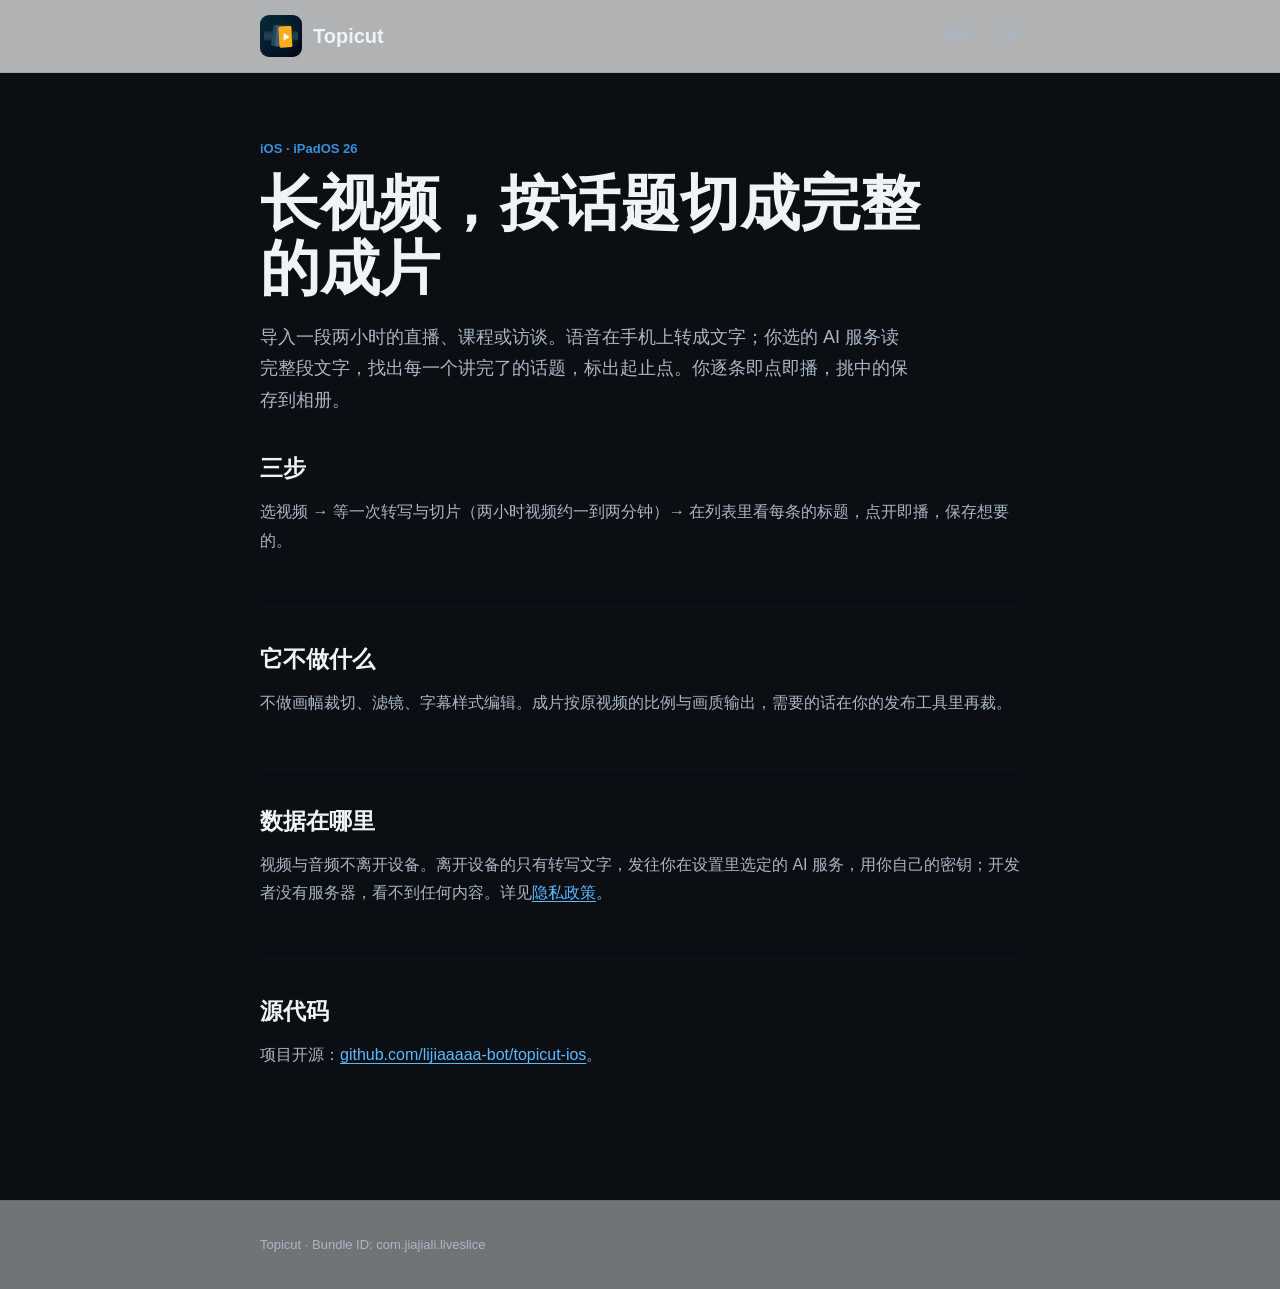
<file: index.html>
<!DOCTYPE html>
<html lang="zh-CN">
<head>
  <meta charset="utf-8">
  <meta name="viewport" content="width=device-width, initial-scale=1">
  <meta name="description" content="Topicut：把长视频按话题切成一条条完整的成片。转写在手机上完成，AI 服务用你自己的密钥。">
  <title>Topicut</title>
  <link rel="icon" href="assets/app-icon.png">
  <link rel="stylesheet" href="styles.css">
</head>
<body>
  <header class="site-header">
    <div class="site-header__inner">
      <a class="brand" href="./">
        <img src="assets/app-icon.png" alt="Topicut 图标">
        <span>Topicut</span>
      </a>
      <nav class="nav" aria-label="主导航">
        <a href="privacy/">隐私</a>
        <a href="support/">支持</a>
      </nav>
    </div>
  </header>
  <main class="page">
    <p class="eyebrow">iOS · iPadOS 26</p>
    <h1>长视频，按话题切成完整的成片</h1>
    <p class="lede">导入一段两小时的直播、课程或访谈。语音在手机上转成文字；你选的 AI 服务读完整段文字，找出每一个讲完了的话题，标出起止点。你逐条即点即播，挑中的保存到相册。</p>
    <section class="section">
      <h2>三步</h2>
      <p>选视频 → 等一次转写与切片（两小时视频约一到两分钟）→ 在列表里看每条的标题，点开即播，保存想要的。</p>
    </section>
    <section class="section">
      <h2>它不做什么</h2>
      <p>不做画幅裁切、滤镜、字幕样式编辑。成片按原视频的比例与画质输出，需要的话在你的发布工具里再裁。</p>
    </section>
    <section class="section">
      <h2>数据在哪里</h2>
      <p>视频与音频不离开设备。离开设备的只有转写文字，发往你在设置里选定的 AI 服务，用你自己的密钥；开发者没有服务器，看不到任何内容。详见<a href="privacy/">隐私政策</a>。</p>
    </section>
    <section class="section">
      <h2>源代码</h2>
      <p>项目开源：<a href="https://github.com/lijiaaaaa-bot/topicut-ios">github.com/lijiaaaaa-bot/topicut-ios</a>。</p>
    </section>
  </main>
  <footer class="site-footer">
    <div class="site-footer__inner">
      <p>Topicut · Bundle ID: com.jiajiali.liveslice</p>
    </div>
  </footer>
</body>
</html>
</file>
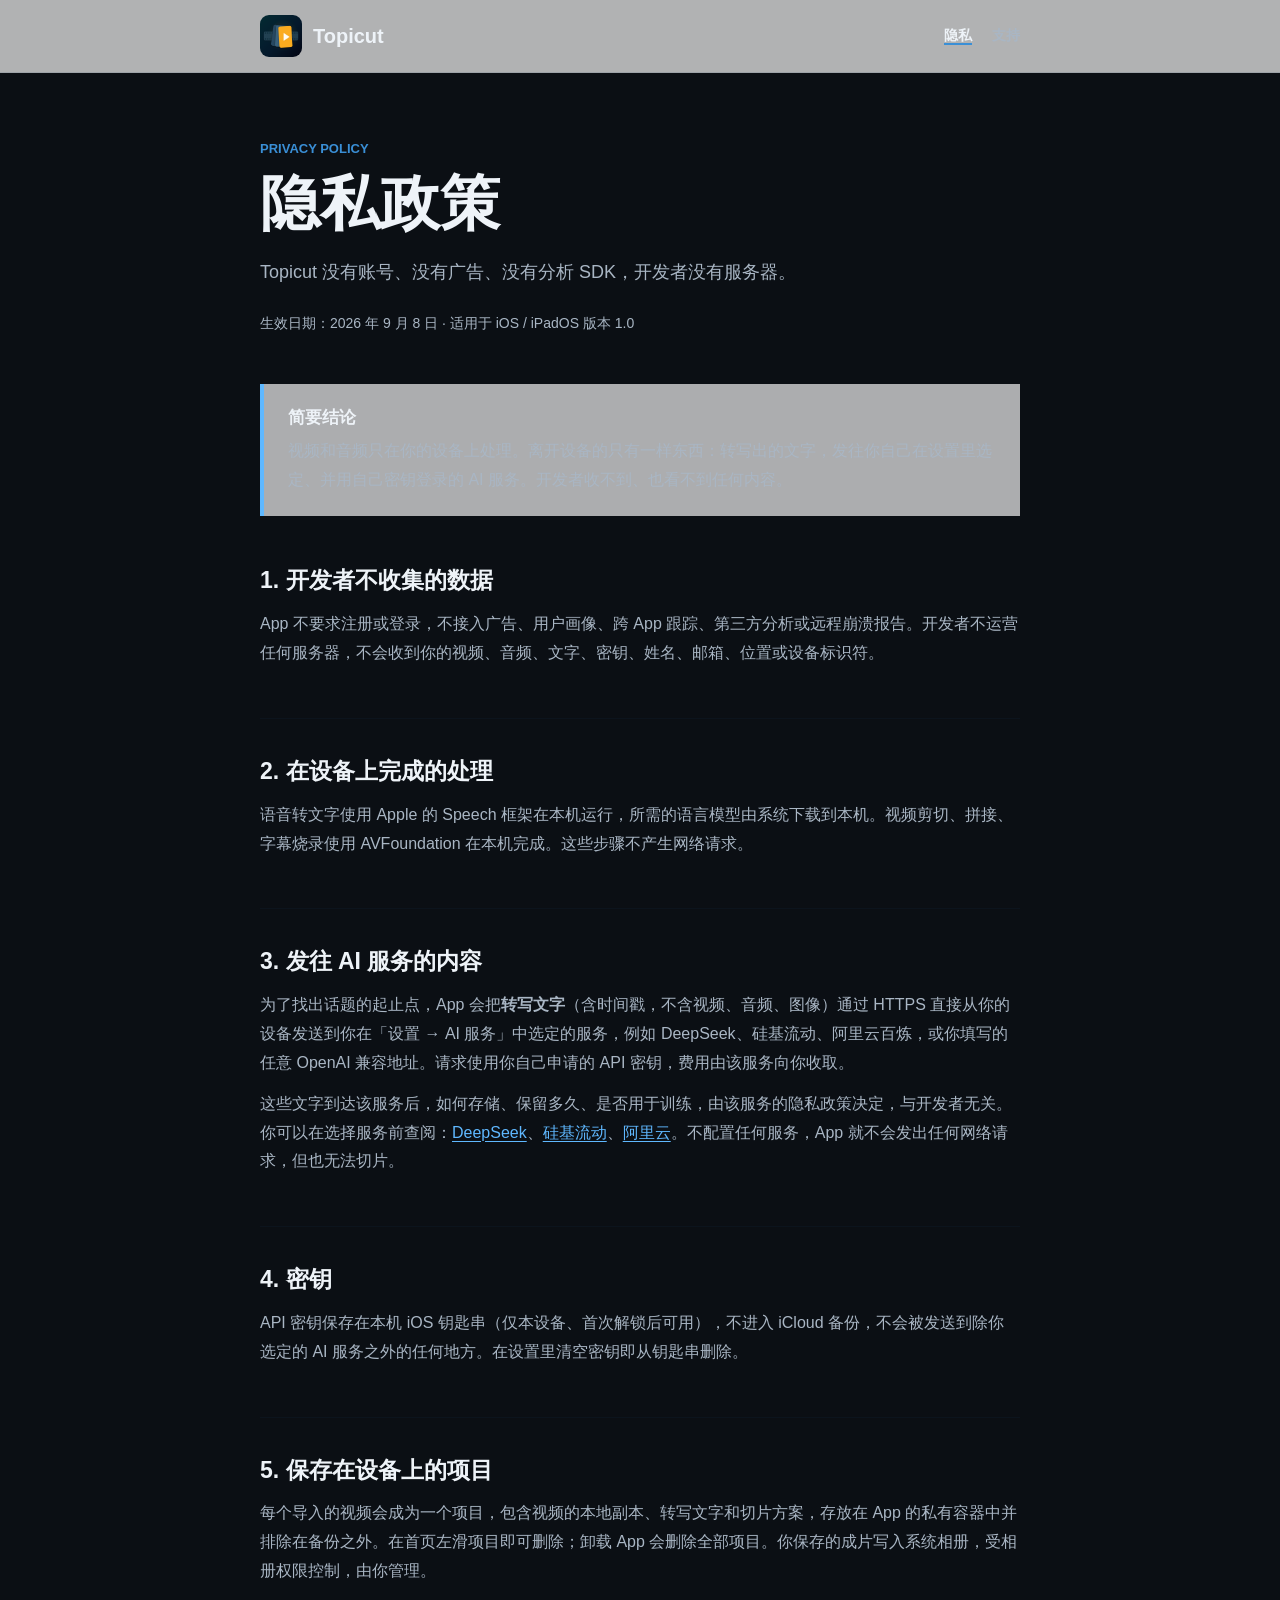
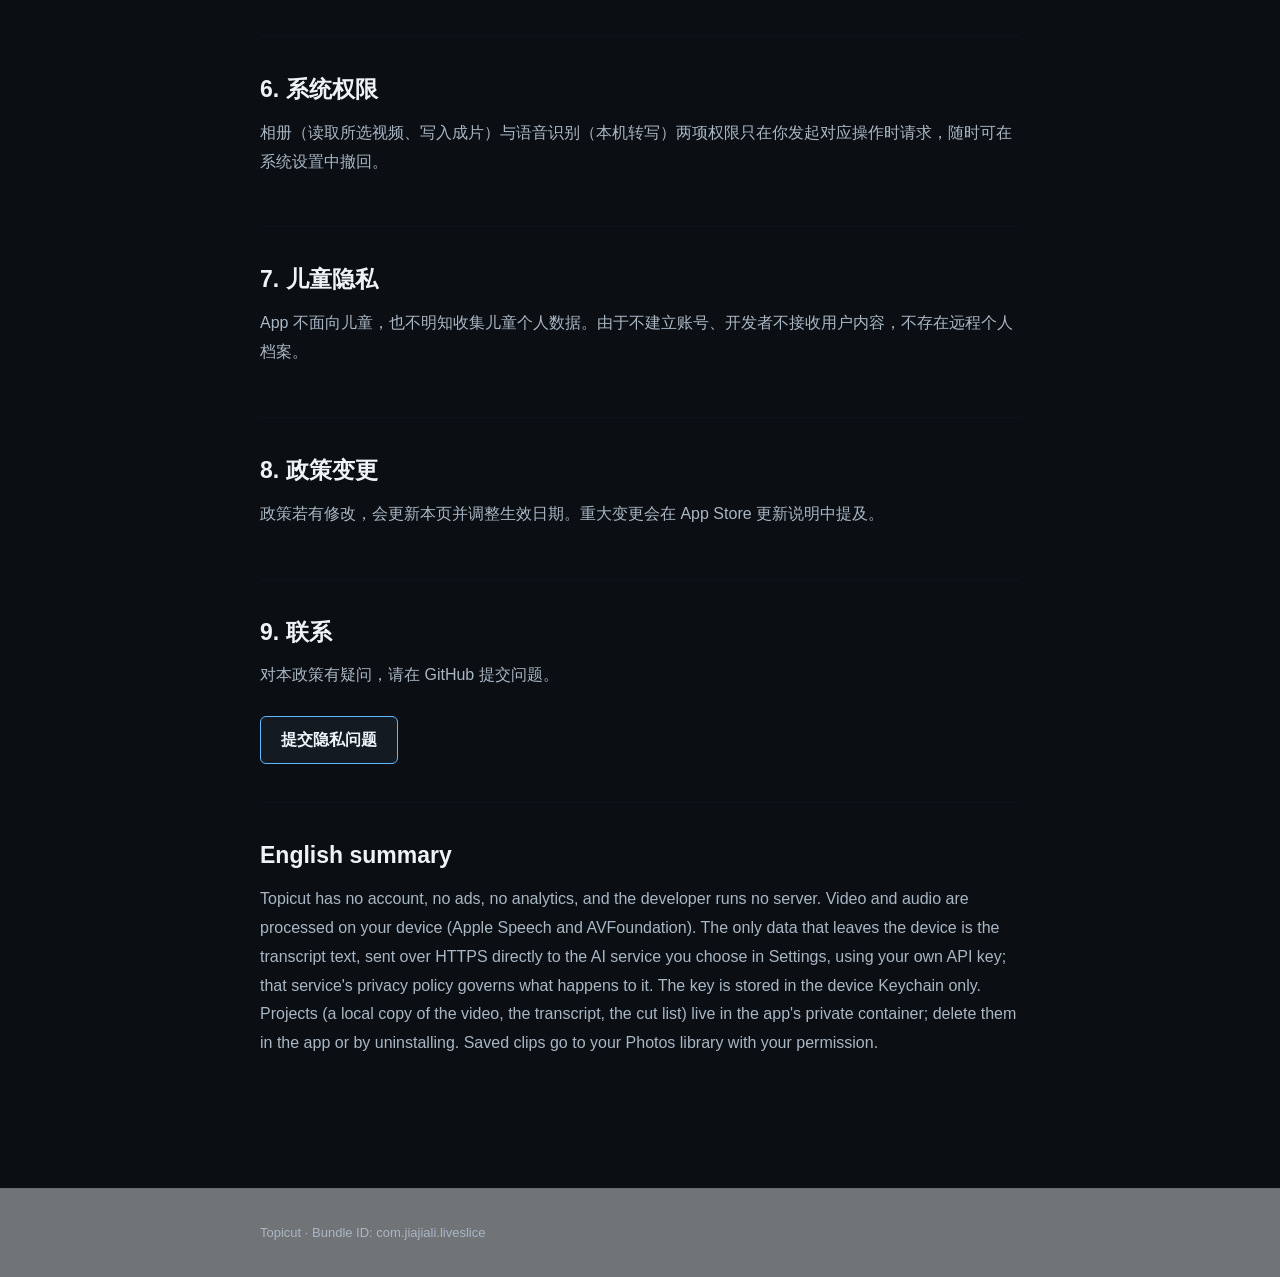
<file: privacy/index.html>
<!DOCTYPE html>
<html lang="zh-CN">
<head>
  <meta charset="utf-8">
  <meta name="viewport" content="width=device-width, initial-scale=1">
  <meta name="description" content="Topicut 隐私政策。无账号、无广告、无分析。视频与音频不离开设备；转写文字只发给你自己选定并持有密钥的 AI 服务。">
  <title>隐私政策 · Topicut</title>
  <link rel="icon" href="../assets/app-icon.png">
  <link rel="stylesheet" href="../styles.css">
</head>
<body>
  <header class="site-header">
    <div class="site-header__inner">
      <a class="brand" href="../">
        <img src="../assets/app-icon.png" alt="Topicut 图标">
        <span>Topicut</span>
      </a>
      <nav class="nav" aria-label="主导航">
        <a href="./" aria-current="page">隐私</a>
        <a href="../support/">支持</a>
      </nav>
    </div>
  </header>
  <main class="page">
    <p class="eyebrow">PRIVACY POLICY</p>
    <h1>隐私政策</h1>
    <p class="lede">Topicut 没有账号、没有广告、没有分析 SDK，开发者没有服务器。</p>
    <p class="meta">生效日期：2026 年 9 月 8 日 · 适用于 iOS / iPadOS 版本 1.0</p>
    <aside class="summary">
      <strong>简要结论</strong>
      <p>视频和音频只在你的设备上处理。离开设备的只有一样东西：转写出的文字，发往你自己在设置里选定、并用自己密钥登录的 AI 服务。开发者收不到、也看不到任何内容。</p>
    </aside>
    <section class="section">
      <h2>1. 开发者不收集的数据</h2>
      <p>App 不要求注册或登录，不接入广告、用户画像、跨 App 跟踪、第三方分析或远程崩溃报告。开发者不运营任何服务器，不会收到你的视频、音频、文字、密钥、姓名、邮箱、位置或设备标识符。</p>
    </section>
    <section class="section">
      <h2>2. 在设备上完成的处理</h2>
      <p>语音转文字使用 Apple 的 Speech 框架在本机运行，所需的语言模型由系统下载到本机。视频剪切、拼接、字幕烧录使用 AVFoundation 在本机完成。这些步骤不产生网络请求。</p>
    </section>
    <section class="section">
      <h2>3. 发往 AI 服务的内容</h2>
      <p>为了找出话题的起止点，App 会把<strong>转写文字</strong>（含时间戳，不含视频、音频、图像）通过 HTTPS 直接从你的设备发送到你在「设置 → AI 服务」中选定的服务，例如 DeepSeek、硅基流动、阿里云百炼，或你填写的任意 OpenAI 兼容地址。请求使用你自己申请的 API 密钥，费用由该服务向你收取。</p>
      <p>这些文字到达该服务后，如何存储、保留多久、是否用于训练，由该服务的隐私政策决定，与开发者无关。你可以在选择服务前查阅：<a href="https://cdn.deepseek.com/policies/zh-CN/deepseek-privacy-policy.html">DeepSeek</a>、<a href="https://www.siliconflow.cn/legals/privacy-policy">硅基流动</a>、<a href="https://terms.alicdn.com/legal-agreement/terms/suit_bu1_ali_cloud/suit_bu1_ali_cloud201902141711_54837.html">阿里云</a>。不配置任何服务，App 就不会发出任何网络请求，但也无法切片。</p>
    </section>
    <section class="section">
      <h2>4. 密钥</h2>
      <p>API 密钥保存在本机 iOS 钥匙串（仅本设备、首次解锁后可用），不进入 iCloud 备份，不会被发送到除你选定的 AI 服务之外的任何地方。在设置里清空密钥即从钥匙串删除。</p>
    </section>
    <section class="section">
      <h2>5. 保存在设备上的项目</h2>
      <p>每个导入的视频会成为一个项目，包含视频的本地副本、转写文字和切片方案，存放在 App 的私有容器中并排除在备份之外。在首页左滑项目即可删除；卸载 App 会删除全部项目。你保存的成片写入系统相册，受相册权限控制，由你管理。</p>
    </section>
    <section class="section">
      <h2>6. 系统权限</h2>
      <p>相册（读取所选视频、写入成片）与语音识别（本机转写）两项权限只在你发起对应操作时请求，随时可在系统设置中撤回。</p>
    </section>
    <section class="section">
      <h2>7. 儿童隐私</h2>
      <p>App 不面向儿童，也不明知收集儿童个人数据。由于不建立账号、开发者不接收用户内容，不存在远程个人档案。</p>
    </section>
    <section class="section">
      <h2>8. 政策变更</h2>
      <p>政策若有修改，会更新本页并调整生效日期。重大变更会在 App Store 更新说明中提及。</p>
    </section>
    <section class="section">
      <h2>9. 联系</h2>
      <p>对本政策有疑问，请在 GitHub 提交问题。</p>
      <a class="contact-link" href="https://github.com/lijiaaaaa-bot/topicut-ios/issues/new?labels=privacy&amp;title=%5BPrivacy%5D%20">提交隐私问题</a>
    </section>
    <section class="section" lang="en">
      <h2>English summary</h2>
      <p>Topicut has no account, no ads, no analytics, and the developer runs no server. Video and audio are processed on your device (Apple Speech and AVFoundation). The only data that leaves the device is the transcript text, sent over HTTPS directly to the AI service you choose in Settings, using your own API key; that service's privacy policy governs what happens to it. The key is stored in the device Keychain only. Projects (a local copy of the video, the transcript, the cut list) live in the app's private container; delete them in the app or by uninstalling. Saved clips go to your Photos library with your permission.</p>
    </section>
  </main>
  <footer class="site-footer">
    <div class="site-footer__inner">
      <p>Topicut · Bundle ID: com.jiajiali.liveslice</p>
    </div>
  </footer>
</body>
</html>
</file>
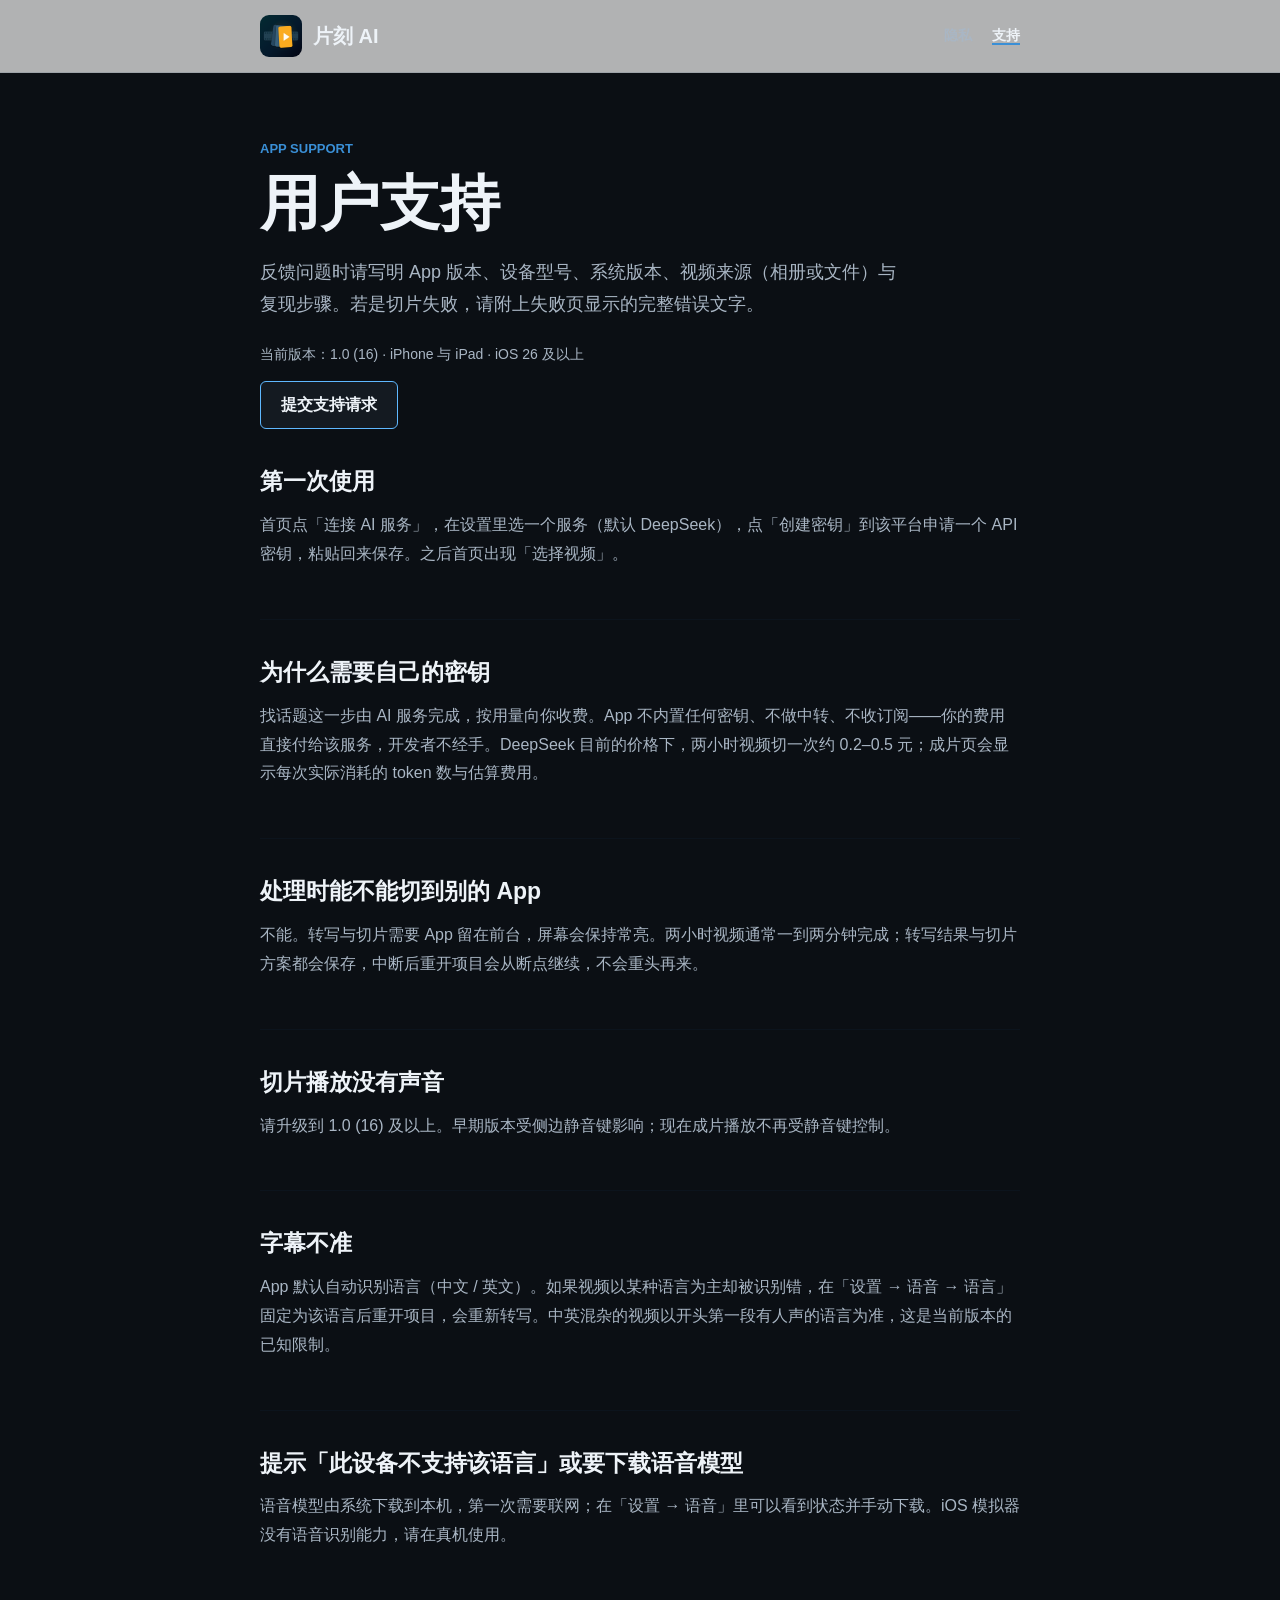
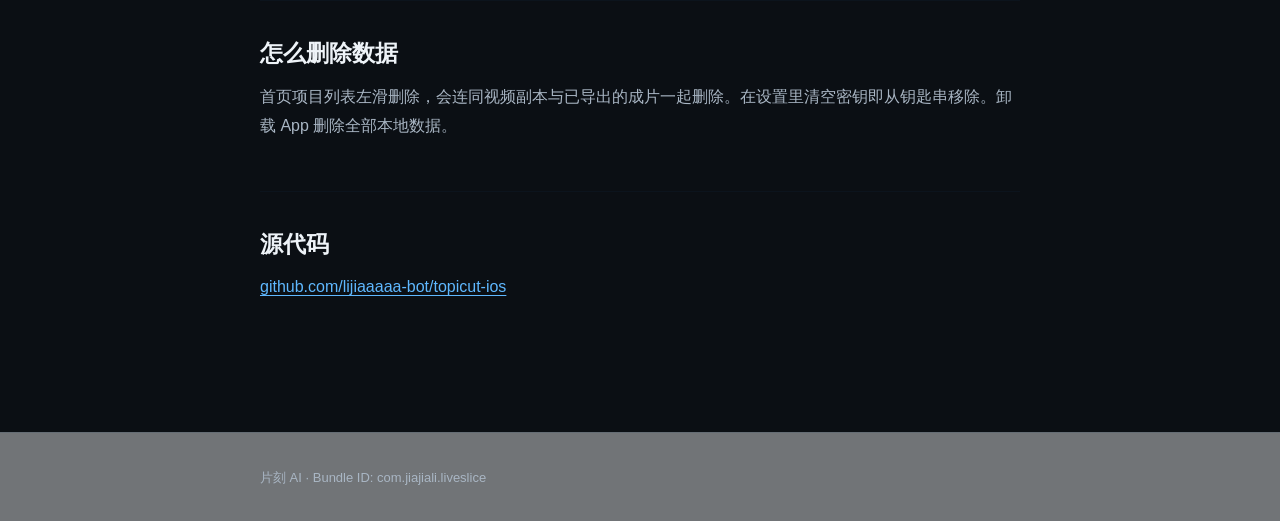
<file: support/index.html>
<!DOCTYPE html>
<html lang="zh-CN">
<head>
  <meta charset="utf-8">
  <meta name="viewport" content="width=device-width, initial-scale=1">
  <meta name="description" content="片刻 AI 用户支持：如何开始、密钥与费用、常见问题、问题反馈。">
  <title>用户支持 · 片刻 AI</title>
  <link rel="icon" href="../assets/app-icon.png">
  <link rel="stylesheet" href="../styles.css">
</head>
<body>
  <header class="site-header">
    <div class="site-header__inner">
      <a class="brand" href="../">
        <img src="../assets/app-icon.png" alt="片刻 AI 图标">
        <span>片刻 AI</span>
      </a>
      <nav class="nav" aria-label="主导航">
        <a href="../privacy/">隐私</a>
        <a href="./" aria-current="page">支持</a>
      </nav>
    </div>
  </header>
  <main class="page">
    <p class="eyebrow">APP SUPPORT</p>
    <h1>用户支持</h1>
    <p class="lede">反馈问题时请写明 App 版本、设备型号、系统版本、视频来源（相册或文件）与复现步骤。若是切片失败，请附上失败页显示的完整错误文字。</p>
    <p class="meta">当前版本：1.0 (16) · iPhone 与 iPad · iOS 26 及以上</p>
    <a class="contact-link" href="https://github.com/lijiaaaaa-bot/topicut-ios/issues/new?labels=support&amp;title=%5BSupport%5D%20">提交支持请求</a>
    <section class="section">
      <h2>第一次使用</h2>
      <p>首页点「连接 AI 服务」，在设置里选一个服务（默认 DeepSeek），点「创建密钥」到该平台申请一个 API 密钥，粘贴回来保存。之后首页出现「选择视频」。</p>
    </section>
    <section class="section">
      <h2>为什么需要自己的密钥</h2>
      <p>找话题这一步由 AI 服务完成，按用量向你收费。App 不内置任何密钥、不做中转、不收订阅——你的费用直接付给该服务，开发者不经手。DeepSeek 目前的价格下，两小时视频切一次约 0.2–0.5 元；成片页会显示每次实际消耗的 token 数与估算费用。</p>
    </section>
    <section class="section">
      <h2>处理时能不能切到别的 App</h2>
      <p>不能。转写与切片需要 App 留在前台，屏幕会保持常亮。两小时视频通常一到两分钟完成；转写结果与切片方案都会保存，中断后重开项目会从断点继续，不会重头再来。</p>
    </section>
    <section class="section">
      <h2>切片播放没有声音</h2>
      <p>请升级到 1.0 (16) 及以上。早期版本受侧边静音键影响；现在成片播放不再受静音键控制。</p>
    </section>
    <section class="section">
      <h2>字幕不准</h2>
      <p>App 默认自动识别语言（中文 / 英文）。如果视频以某种语言为主却被识别错，在「设置 → 语音 → 语言」固定为该语言后重开项目，会重新转写。中英混杂的视频以开头第一段有人声的语言为准，这是当前版本的已知限制。</p>
    </section>
    <section class="section">
      <h2>提示「此设备不支持该语言」或要下载语音模型</h2>
      <p>语音模型由系统下载到本机，第一次需要联网；在「设置 → 语音」里可以看到状态并手动下载。iOS 模拟器没有语音识别能力，请在真机使用。</p>
    </section>
    <section class="section">
      <h2>怎么删除数据</h2>
      <p>首页项目列表左滑删除，会连同视频副本与已导出的成片一起删除。在设置里清空密钥即从钥匙串移除。卸载 App 删除全部本地数据。</p>
    </section>
    <section class="section">
      <h2>源代码</h2>
      <p><a href="https://github.com/lijiaaaaa-bot/topicut-ios">github.com/lijiaaaaa-bot/topicut-ios</a></p>
    </section>
  </main>
  <footer class="site-footer">
    <div class="site-footer__inner">
      <p>片刻 AI · Bundle ID: com.jiajiali.liveslice</p>
    </div>
  </footer>
</body>
</html>
</file>
<file: styles.css>
:root {
  color-scheme: light;
  --sky: #0b0f14;
  --paper: #141a21;
  --ink: #eef3f8;
  --soft-ink: #a9b6c4;
  --line: #26303a;
  --ice: #5fb8ff;
  --gold: #3a8fd6;
  --soft-gold: #d9ecff;
  --content: 760px;
}

* {
  box-sizing: border-box;
}

html {
  background: var(--sky);
  font-family: -apple-system, BlinkMacSystemFont, "SF Pro Text", "PingFang SC", sans-serif;
  color: var(--ink);
}

body {
  margin: 0;
  min-height: 100vh;
  background: var(--sky);
}

a {
  color: #5fb8ff;
  text-decoration-thickness: 1px;
  text-underline-offset: 3px;
}

a:hover,
a:focus-visible {
  color: #8fd0ff;
}

.site-header {
  border-bottom: 1px solid rgba(23, 63, 89, 0.12);
  background: rgba(255, 255, 255, 0.68);
}

.site-header__inner,
.page,
.site-footer__inner {
  width: min(calc(100% - 40px), var(--content));
  margin: 0 auto;
}

.site-header__inner {
  min-height: 72px;
  display: flex;
  align-items: center;
  justify-content: space-between;
  gap: 24px;
}

.brand {
  display: inline-flex;
  align-items: center;
  gap: 11px;
  color: var(--ink);
  font-weight: 800;
  text-decoration: none;
}

.brand img {
  width: 42px;
  height: 42px;
  border-radius: 9px;
}

.brand span {
  font-size: 20px;
}

.nav {
  display: flex;
  align-items: center;
  gap: 20px;
  font-size: 14px;
  font-weight: 700;
}

.nav a {
  color: var(--soft-ink);
  text-decoration: none;
}

.nav a[aria-current="page"] {
  color: var(--ink);
  text-decoration: underline;
  text-decoration-color: var(--gold);
  text-decoration-thickness: 2px;
}

.page {
  padding: 64px 0 80px;
}

.eyebrow {
  margin: 0 0 12px;
  color: var(--gold);
  font-size: 13px;
  font-weight: 800;
}

h1,
h2 {
  letter-spacing: 0;
}

h1 {
  margin: 0;
  max-width: 700px;
  font-size: clamp(36px, 7vw, 60px);
  line-height: 1.08;
}

.lede {
  max-width: 650px;
  margin: 20px 0 0;
  color: var(--soft-ink);
  font-size: 18px;
  line-height: 1.75;
}

.meta {
  margin: 22px 0 0;
  color: var(--soft-ink);
  font-size: 14px;
}

.summary {
  margin: 48px 0 12px;
  padding: 22px 24px;
  border-left: 4px solid var(--ice);
  background: rgba(255, 255, 255, 0.66);
}

.summary strong {
  display: block;
  margin-bottom: 8px;
  color: var(--ink);
  font-size: 17px;
}

.summary p {
  margin: 0;
}

.section {
  padding: 38px 0;
  border-bottom: 1px solid rgba(23, 63, 89, 0.12);
}

.section:last-of-type {
  border-bottom: 0;
}

h2 {
  margin: 0 0 14px;
  font-size: 23px;
  line-height: 1.3;
}

p,
li {
  color: var(--soft-ink);
  font-size: 16px;
  line-height: 1.8;
}

p {
  margin: 12px 0;
}

ul {
  margin: 12px 0 0;
  padding-left: 22px;
}

.facts {
  display: grid;
  grid-template-columns: repeat(2, minmax(0, 1fr));
  gap: 1px;
  margin-top: 36px;
  border: 1px solid var(--line);
  background: var(--line);
}

.fact {
  min-height: 124px;
  padding: 20px;
  background: rgba(255, 255, 255, 0.82);
}

.fact__label {
  color: var(--gold);
  font-size: 12px;
  font-weight: 800;
}

.fact__value {
  margin-top: 7px;
  color: var(--ink);
  font-size: 18px;
  font-weight: 800;
  line-height: 1.4;
}

.contact-link {
  display: inline-flex;
  min-height: 48px;
  align-items: center;
  justify-content: center;
  margin-top: 14px;
  padding: 0 20px;
  border: 1px solid var(--ice);
  border-radius: 6px;
  background: var(--paper);
  color: var(--ink);
  font-weight: 800;
  text-decoration: none;
}

.contact-link:hover,
.contact-link:focus-visible {
  border-color: var(--gold);
  color: var(--ink);
}

.site-footer {
  border-top: 1px solid rgba(23, 63, 89, 0.12);
  background: rgba(255, 255, 255, 0.42);
}

.site-footer__inner {
  min-height: 88px;
  display: flex;
  align-items: center;
  justify-content: space-between;
  gap: 20px;
  color: var(--soft-ink);
  font-size: 13px;
}

.site-footer p {
  margin: 0;
  font-size: 13px;
}

@media (max-width: 620px) {
  .site-header__inner,
  .page,
  .site-footer__inner {
    width: min(calc(100% - 28px), var(--content));
  }

  .site-header__inner {
    min-height: 66px;
  }

  .brand img {
    width: 38px;
    height: 38px;
  }

  .brand span {
    font-size: 18px;
  }

  .nav {
    gap: 13px;
    font-size: 13px;
  }

  .page {
    padding: 44px 0 56px;
  }

  .lede {
    font-size: 17px;
  }

  .facts {
    grid-template-columns: 1fr;
  }

  .fact {
    min-height: 104px;
  }

  .site-footer__inner {
    padding: 20px 0;
    align-items: flex-start;
    flex-direction: column;
    justify-content: center;
  }
}
</file>
